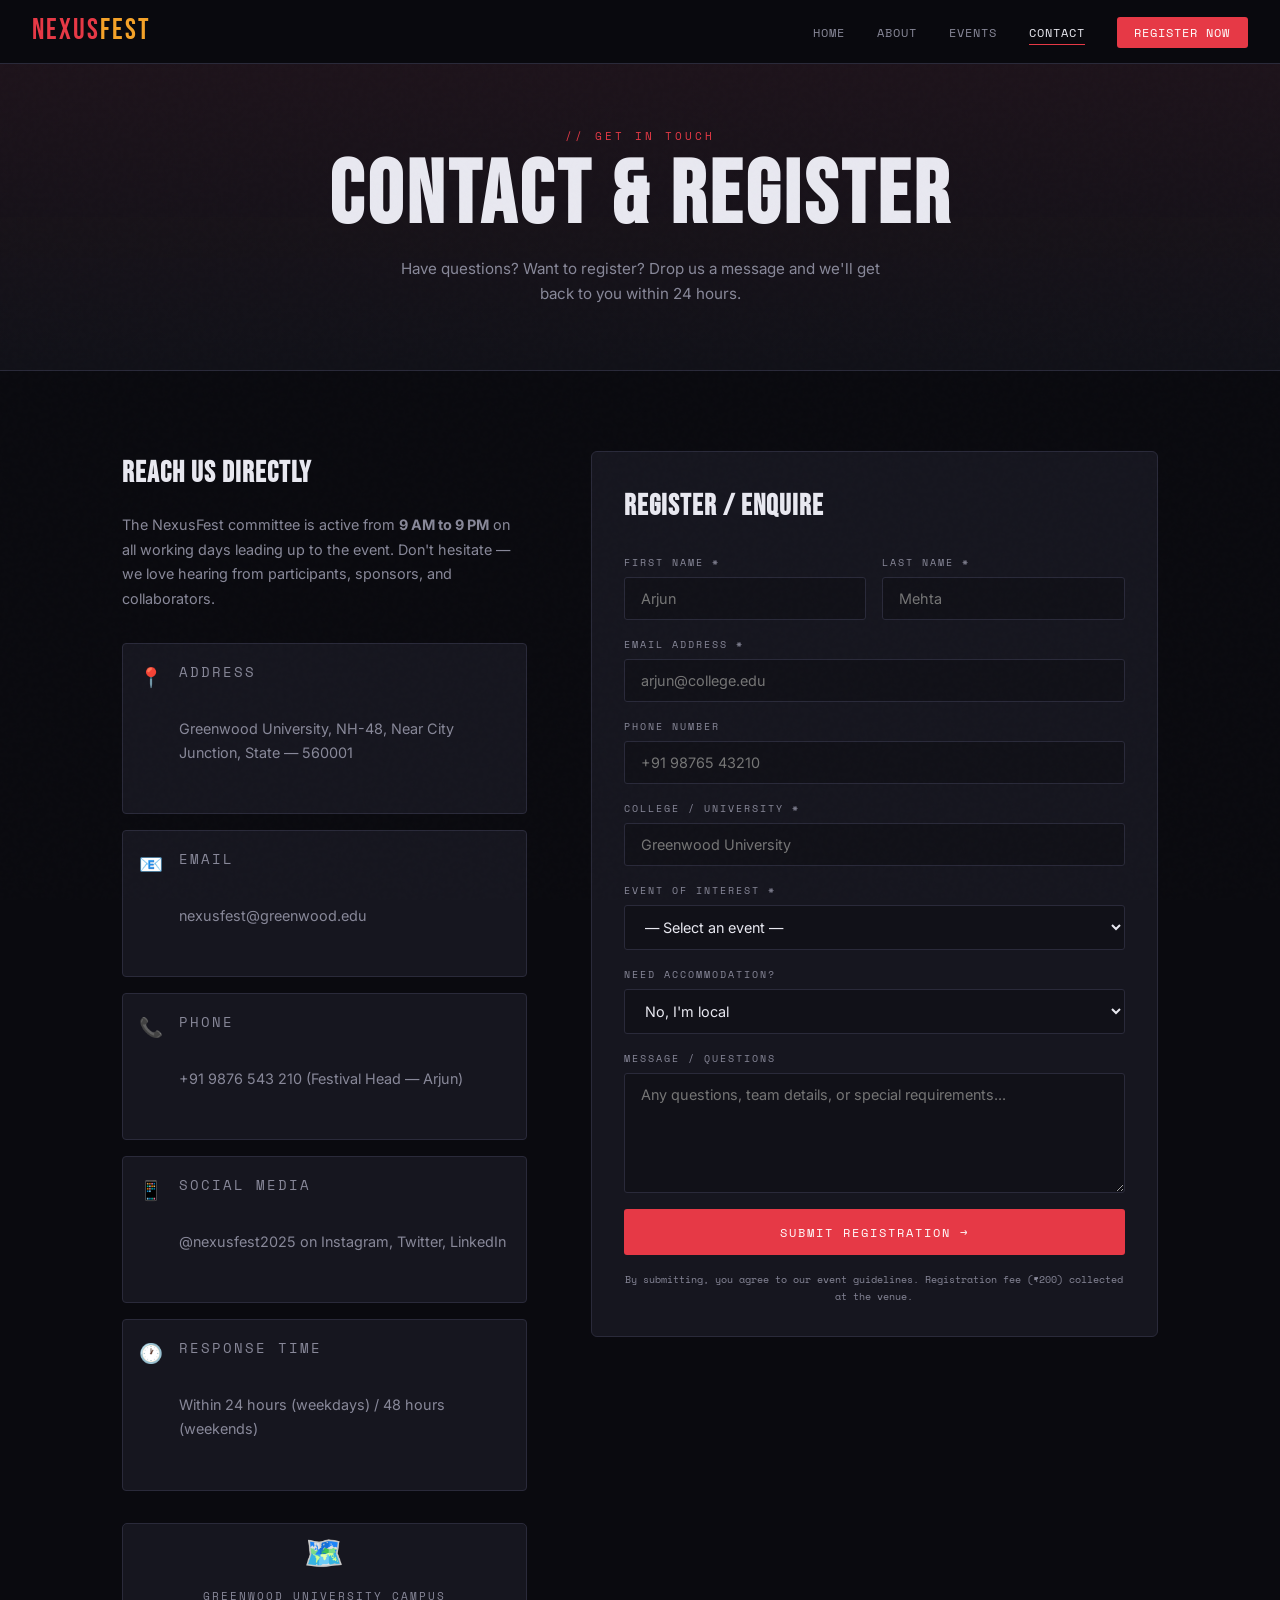
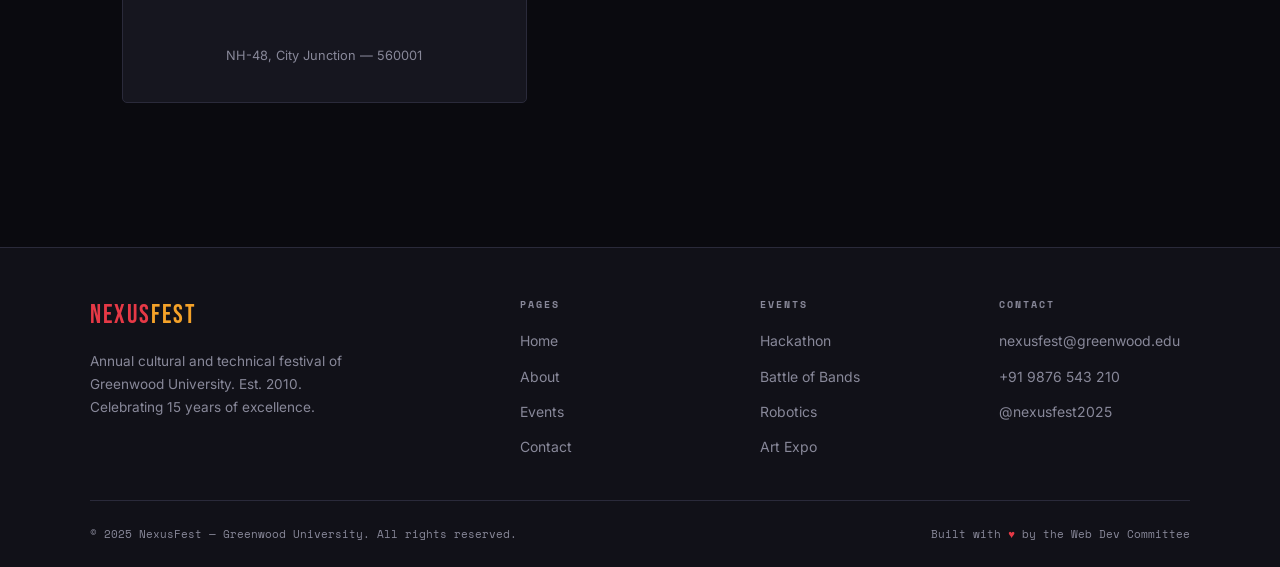
<file: contact.html>
<!DOCTYPE html>
<html lang="en">
<head>
  <meta charset="UTF-8" />
  <meta name="viewport" content="width=device-width, initial-scale=1.0" />
  <title>NEXUS FEST 2025 — Contact & Register</title>
  <link rel="stylesheet" href="css/style.css" />
</head>
<body>

  <!-- Navigation -->
  <nav>
    <a class="nav-logo" href="index.html">NEXUS<span>FEST</span></a>
    <ul class="nav-links">
      <li><a href="index.html">Home</a></li>
      <li><a href="about.html">About</a></li>
      <li><a href="events.html">Events</a></li>
      <li><a href="contact.html" class="active">Contact</a></li>
      <li><a href="contact.html" class="nav-register-btn">Register Now</a></li>
    </ul>
  </nav>

  <!-- PAGE HERO -->
  <div class="page-hero">
    <span class="section-tag" style="display:block; margin-bottom:0.5rem;">// Get In Touch</span>
    <h1>CONTACT & REGISTER</h1>
    <p>Have questions? Want to register? Drop us a message and we'll get back to you within 24 hours.</p>
  </div>

  <!-- CONTACT SECTION -->
  <div class="section">
    <div class="contact-grid">

      <!-- Contact Info -->
      <div class="contact-info">
        <h3>REACH US DIRECTLY</h3>
        <p>
          The NexusFest committee is active from <strong>9 AM to 9 PM</strong> on all working days leading up to the event. Don't hesitate — we love hearing from participants, sponsors, and collaborators.
        </p>

        <div class="contact-details">
          <div class="contact-item">
            <span class="contact-icon">📍</span>
            <div>
              <p class="contact-item-label">Address</p>
              <p class="contact-item-value">Greenwood University, NH-48, Near City Junction, State — 560001</p>
            </div>
          </div>
          <div class="contact-item">
            <span class="contact-icon">📧</span>
            <div>
              <p class="contact-item-label">Email</p>
              <p class="contact-item-value">nexusfest@greenwood.edu</p>
            </div>
          </div>
          <div class="contact-item">
            <span class="contact-icon">📞</span>
            <div>
              <p class="contact-item-label">Phone</p>
              <p class="contact-item-value">+91 9876 543 210 (Festival Head — Arjun)</p>
            </div>
          </div>
          <div class="contact-item">
            <span class="contact-icon">📱</span>
            <div>
              <p class="contact-item-label">Social Media</p>
              <p class="contact-item-value">@nexusfest2025 on Instagram, Twitter, LinkedIn</p>
            </div>
          </div>
          <div class="contact-item">
            <span class="contact-icon">🕐</span>
            <div>
              <p class="contact-item-label">Response Time</p>
              <p class="contact-item-value">Within 24 hours (weekdays) / 48 hours (weekends)</p>
            </div>
          </div>
        </div>

        <!-- Map placeholder -->
        <div style="margin-top: 2rem; background: var(--bg-card); border: 1px solid var(--border); border-radius: 5px; height: 180px; display: flex; align-items: center; justify-content: center; flex-direction: column; gap: 0.5rem; color: var(--text-muted);">
          <span style="font-size: 2rem;">🗺️</span>
          <p style="font-family: var(--font-mono); font-size: 0.7rem; letter-spacing: 2px; text-transform: uppercase;">Greenwood University Campus</p>
          <p style="font-size: 0.8rem;">NH-48, City Junction — 560001</p>
        </div>
      </div>

      <!-- Registration Form -->
      <div class="contact-form">
        <h3>REGISTER / ENQUIRE</h3>

        <div class="form-row">
          <div class="form-group">
            <label for="fname">First Name *</label>
            <input type="text" id="fname" name="fname" placeholder="Arjun" required />
          </div>
          <div class="form-group">
            <label for="lname">Last Name *</label>
            <input type="text" id="lname" name="lname" placeholder="Mehta" required />
          </div>
        </div>

        <div class="form-group">
          <label for="email">Email Address *</label>
          <input type="email" id="email" name="email" placeholder="arjun@college.edu" required />
        </div>

        <div class="form-group">
          <label for="phone">Phone Number</label>
          <input type="tel" id="phone" name="phone" placeholder="+91 98765 43210" />
        </div>

        <div class="form-group">
          <label for="college">College / University *</label>
          <input type="text" id="college" name="college" placeholder="Greenwood University" required />
        </div>

        <div class="form-group">
          <label for="event">Event of Interest *</label>
          <select id="event" name="event" required>
            <option value="" disabled selected>— Select an event —</option>
            <option value="hackathon">48Hr Hackathon</option>
            <option value="robowars">Robo Wars</option>
            <option value="ctf">Capture The Flag</option>
            <option value="bands">Battle of Bands</option>
            <option value="art">Art Exhibition</option>
            <option value="openmic">Open Mic Night</option>
            <option value="quiz">Quiz Championship</option>
            <option value="multiple">Multiple Events</option>
            <option value="general">General Enquiry</option>
          </select>
        </div>

        <div class="form-group">
          <label for="accommodation">Need Accommodation?</label>
          <select id="accommodation" name="accommodation">
            <option value="no">No, I'm local</option>
            <option value="yes">Yes, outstation student</option>
          </select>
        </div>

        <div class="form-group">
          <label for="message">Message / Questions</label>
          <textarea id="message" name="message" placeholder="Any questions, team details, or special requirements..."></textarea>
        </div>

        <button type="button" class="form-submit" onclick="handleSubmit()">
          SUBMIT REGISTRATION →
        </button>

        <p style="font-family: var(--font-mono); font-size: 0.65rem; color: var(--text-muted); margin-top: 1rem; text-align: center;">
          By submitting, you agree to our event guidelines. Registration fee (₹200) collected at the venue.
        </p>
      </div>

    </div>
  </div>

  <!-- SUCCESS MESSAGE (hidden by default) -->
  <div id="success-msg" style="display:none; text-align:center; padding: 2rem; background: rgba(80,200,130,0.08); border: 1px solid rgba(80,200,130,0.3); border-radius:5px; margin: 0 2rem 2rem; max-width:700px; margin-left:auto; margin-right:auto;">
    <p style="font-family: var(--font-display); font-size: 2rem; color: #50c878; letter-spacing:2px;">SUBMITTED!</p>
    <p style="color: var(--text-muted); margin-top: 0.5rem;">Thanks! We'll get back to you within 24 hours. See you at NexusFest 2025! 🎉</p>
  </div>

  <!-- FOOTER -->
  <footer>
    <div class="footer-inner">
      <div class="footer-top">
        <div class="footer-brand">
          <a class="nav-logo" href="index.html">NEXUS<span>FEST</span></a>
          <p>Annual cultural and technical festival of Greenwood University. Est. 2010. Celebrating 15 years of excellence.</p>
        </div>
        <div class="footer-col">
          <h4>Pages</h4>
          <ul>
            <li><a href="index.html">Home</a></li>
            <li><a href="about.html">About</a></li>
            <li><a href="events.html">Events</a></li>
            <li><a href="contact.html">Contact</a></li>
          </ul>
        </div>
        <div class="footer-col">
          <h4>Events</h4>
          <ul>
            <li><a href="events.html">Hackathon</a></li>
            <li><a href="events.html">Battle of Bands</a></li>
            <li><a href="events.html">Robotics</a></li>
            <li><a href="events.html">Art Expo</a></li>
          </ul>
        </div>
        <div class="footer-col">
          <h4>Contact</h4>
          <ul>
            <li><a href="mailto:nexusfest@greenwood.edu">nexusfest@greenwood.edu</a></li>
            <li><a href="tel:+919876543210">+91 9876 543 210</a></li>
            <li><a href="#">@nexusfest2025</a></li>
          </ul>
        </div>
      </div>
      <div class="footer-bottom">
        <p>© 2025 NexusFest — Greenwood University. All rights reserved.</p>
        <p>Built with <span>♥</span> by the Web Dev Committee</p>
      </div>
    </div>
  </footer>

  <script>
    function handleSubmit() {
      const fname = document.getElementById('fname').value.trim();
      const email = document.getElementById('email').value.trim();
      const college = document.getElementById('college').value.trim();
      const event = document.getElementById('event').value;

      if (!fname || !email || !college || !event) {
        alert('Please fill in all required fields (marked with *).');
        return;
      }

      // Hide form, show success
      document.querySelector('.contact-form').style.display = 'none';
      document.getElementById('success-msg').style.display = 'block';
      document.getElementById('success-msg').scrollIntoView({ behavior: 'smooth' });
    }
  </script>

</body>
</html>
</file>
<file: css/style.css>
/* ================================================
   NEXUS FEST 2025 - College Event Website
   CSS Stylesheet
   Student: CS Web Design Assignment
   ================================================ */

@import url('https://fonts.googleapis.com/css2?family=Space+Mono:wght@400;700&family=Bebas+Neue&family=Inter:wght@300;400;500;600&display=swap');

/* ---- CSS Variables ---- */
:root {
  --bg-primary: #0a0a0f;
  --bg-secondary: #111118;
  --bg-card: #16161f;
  --accent: #e63946;
  --accent-dim: #9b2335;
  --gold: #f4a229;
  --text-main: #e8e8f0;
  --text-muted: #888899;
  --border: #2a2a3a;
  --font-display: 'Bebas Neue', sans-serif;
  --font-mono: 'Space Mono', monospace;
  --font-body: 'Inter', sans-serif;
}

/* ---- Reset & Base ---- */
* {
  margin: 0;
  padding: 0;
  box-sizing: border-box;
}

html {
  scroll-behavior: smooth;
}

body {
  background-color: var(--bg-primary);
  color: var(--text-main);
  font-family: var(--font-body);
  font-size: 16px;
  line-height: 1.6;
  min-height: 100vh;
}

img {
  max-width: 100%;
  display: block;
}

a {
  color: inherit;
  text-decoration: none;
}

ul {
  list-style: none;
}

/* ---- Noise texture overlay ---- */
body::before {
  content: '';
  position: fixed;
  top: 0; left: 0;
  width: 100%; height: 100%;
  background-image: url("data:image/svg+xml,%3Csvg viewBox='0 0 200 200' xmlns='http://www.w3.org/2000/svg'%3E%3Cfilter id='n'%3E%3CfeTurbulence type='fractalNoise' baseFrequency='0.9' numOctaves='4' stitchTiles='stitch'/%3E%3C/filter%3E%3Crect width='100%25' height='100%25' filter='url(%23n)' opacity='0.03'/%3E%3C/svg%3E");
  pointer-events: none;
  z-index: 0;
  opacity: 0.4;
}

/* ================================================
   NAVIGATION
   ================================================ */
nav {
  position: sticky;
  top: 0;
  z-index: 100;
  background: rgba(10, 10, 15, 0.92);
  backdrop-filter: blur(12px);
  border-bottom: 1px solid var(--border);
  padding: 0 2rem;
  display: flex;
  align-items: center;
  justify-content: space-between;
  height: 64px;
}

.nav-logo {
  font-family: var(--font-display);
  font-size: 1.8rem;
  letter-spacing: 2px;
  color: var(--accent);
}

.nav-logo span {
  color: var(--gold);
}

.nav-links {
  display: flex;
  gap: 2rem;
  align-items: center;
}

.nav-links a {
  font-family: var(--font-mono);
  font-size: 0.75rem;
  letter-spacing: 1px;
  text-transform: uppercase;
  color: var(--text-muted);
  transition: color 0.2s;
  position: relative;
  padding-bottom: 2px;
}

.nav-links a::after {
  content: '';
  position: absolute;
  bottom: -2px; left: 0;
  width: 0; height: 1px;
  background: var(--accent);
  transition: width 0.25s;
}

.nav-links a:hover,
.nav-links a.active {
  color: var(--text-main);
}

.nav-links a:hover::after,
.nav-links a.active::after {
  width: 100%;
}

.nav-register-btn {
  background: var(--accent);
  color: #fff !important;
  padding: 0.45rem 1.1rem !important;
  border-radius: 3px;
  font-size: 0.72rem !important;
}

.nav-register-btn::after {
  display: none !important;
}

.nav-register-btn:hover {
  background: #c1121f !important;
}

/* ================================================
   HERO SECTION
   ================================================ */
.hero {
  position: relative;
  min-height: 92vh;
  display: flex;
  align-items: center;
  overflow: hidden;
  padding: 4rem 2rem;
}

.hero-bg {
  position: absolute;
  inset: 0;
  background:
    radial-gradient(ellipse 60% 60% at 70% 40%, rgba(230, 57, 70, 0.12) 0%, transparent 65%),
    radial-gradient(ellipse 40% 40% at 20% 80%, rgba(244, 162, 41, 0.08) 0%, transparent 60%),
    linear-gradient(180deg, #0a0a0f 0%, #0d0d14 100%);
  z-index: 0;
}

/* Grid lines background */
.hero-bg::after {
  content: '';
  position: absolute;
  inset: 0;
  background-image:
    linear-gradient(rgba(255,255,255,0.02) 1px, transparent 1px),
    linear-gradient(90deg, rgba(255,255,255,0.02) 1px, transparent 1px);
  background-size: 60px 60px;
}

.hero-content {
  position: relative;
  z-index: 1;
  max-width: 1100px;
  margin: 0 auto;
  width: 100%;
}

.hero-tag {
  display: inline-block;
  font-family: var(--font-mono);
  font-size: 0.72rem;
  letter-spacing: 3px;
  text-transform: uppercase;
  color: var(--accent);
  border: 1px solid var(--accent-dim);
  padding: 0.35rem 0.9rem;
  margin-bottom: 1.5rem;
  border-radius: 2px;
}

.hero h1 {
  font-family: var(--font-display);
  font-size: clamp(4rem, 12vw, 9rem);
  line-height: 0.9;
  letter-spacing: 3px;
  color: var(--text-main);
  margin-bottom: 0.3rem;
}

.hero h1 .year {
  color: var(--accent);
  display: block;
}

.hero h1 .subtitle-line {
  font-size: clamp(1.2rem, 3vw, 2.2rem);
  letter-spacing: 8px;
  color: var(--text-muted);
  font-family: var(--font-mono);
  display: block;
  margin-top: 0.6rem;
  font-weight: 400;
}

.hero-desc {
  max-width: 480px;
  margin: 2rem 0;
  color: var(--text-muted);
  font-size: 1rem;
  line-height: 1.7;
}

.hero-meta {
  display: flex;
  gap: 2.5rem;
  margin-bottom: 2.5rem;
  flex-wrap: wrap;
}

.meta-item {
  display: flex;
  flex-direction: column;
  gap: 0.2rem;
}

.meta-label {
  font-family: var(--font-mono);
  font-size: 0.65rem;
  letter-spacing: 2px;
  text-transform: uppercase;
  color: var(--text-muted);
}

.meta-value {
  font-family: var(--font-mono);
  font-size: 0.95rem;
  color: var(--gold);
  font-weight: 700;
}

.hero-buttons {
  display: flex;
  gap: 1rem;
  flex-wrap: wrap;
}

.btn-primary {
  background: var(--accent);
  color: #fff;
  padding: 0.85rem 2rem;
  font-family: var(--font-mono);
  font-size: 0.75rem;
  letter-spacing: 2px;
  text-transform: uppercase;
  border-radius: 3px;
  transition: background 0.2s, transform 0.15s;
  display: inline-block;
}

.btn-primary:hover {
  background: #c1121f;
  transform: translateY(-1px);
}

.btn-outline {
  border: 1px solid var(--border);
  color: var(--text-muted);
  padding: 0.85rem 2rem;
  font-family: var(--font-mono);
  font-size: 0.75rem;
  letter-spacing: 2px;
  text-transform: uppercase;
  border-radius: 3px;
  transition: border-color 0.2s, color 0.2s;
  display: inline-block;
}

.btn-outline:hover {
  border-color: var(--text-muted);
  color: var(--text-main);
}

/* Countdown */
.countdown-bar {
  background: var(--bg-secondary);
  border-top: 1px solid var(--border);
  border-bottom: 1px solid var(--border);
  padding: 1.2rem 2rem;
  display: flex;
  align-items: center;
  justify-content: center;
  gap: 0.5rem;
  flex-wrap: wrap;
}

.countdown-label {
  font-family: var(--font-mono);
  font-size: 0.7rem;
  letter-spacing: 2px;
  text-transform: uppercase;
  color: var(--text-muted);
  margin-right: 1rem;
}

.countdown-units {
  display: flex;
  gap: 0.5rem;
  align-items: center;
}

.count-block {
  text-align: center;
  min-width: 60px;
}

.count-num {
  font-family: var(--font-display);
  font-size: 2.2rem;
  color: var(--accent);
  line-height: 1;
}

.count-unit {
  font-family: var(--font-mono);
  font-size: 0.6rem;
  letter-spacing: 1px;
  color: var(--text-muted);
  text-transform: uppercase;
}

.count-sep {
  font-family: var(--font-display);
  font-size: 2rem;
  color: var(--border);
  line-height: 1;
  padding-bottom: 0.5rem;
}

/* ================================================
   SECTION COMMON
   ================================================ */
.section {
  padding: 5rem 2rem;
  max-width: 1100px;
  margin: 0 auto;
}

.section-header {
  margin-bottom: 3rem;
}

.section-tag {
  font-family: var(--font-mono);
  font-size: 0.68rem;
  letter-spacing: 3px;
  text-transform: uppercase;
  color: var(--accent);
  margin-bottom: 0.6rem;
  display: block;
}

.section-title {
  font-family: var(--font-display);
  font-size: clamp(2.5rem, 5vw, 4rem);
  letter-spacing: 2px;
  line-height: 1;
  color: var(--text-main);
}

.section-line {
  width: 48px;
  height: 2px;
  background: var(--accent);
  margin-top: 1rem;
}

.divider {
  border: none;
  border-top: 1px solid var(--border);
  margin: 0 2rem;
}

/* ================================================
   EVENTS / CARDS
   ================================================ */
.events-grid {
  display: grid;
  grid-template-columns: repeat(auto-fill, minmax(310px, 1fr));
  gap: 1.5rem;
}

.event-card {
  background: var(--bg-card);
  border: 1px solid var(--border);
  border-radius: 6px;
  overflow: hidden;
  transition: border-color 0.25s, transform 0.2s;
}

.event-card:hover {
  border-color: var(--accent-dim);
  transform: translateY(-3px);
}

.card-img-wrap {
  width: 100%;
  height: 190px;
  overflow: hidden;
  position: relative;
  background: var(--bg-secondary);
}

.card-img-wrap img {
  width: 100%;
  height: 100%;
  object-fit: cover;
  opacity: 0.85;
  transition: opacity 0.3s, transform 0.4s;
}

.event-card:hover .card-img-wrap img {
  opacity: 1;
  transform: scale(1.04);
}

/* Fallback colored placeholder when no image */
.card-img-placeholder {
  width: 100%;
  height: 100%;
  display: flex;
  align-items: center;
  justify-content: center;
  font-family: var(--font-display);
  font-size: 3rem;
  letter-spacing: 3px;
  color: rgba(255,255,255,0.12);
}

.card-body {
  padding: 1.4rem;
}

.card-tag {
  font-family: var(--font-mono);
  font-size: 0.62rem;
  letter-spacing: 2px;
  text-transform: uppercase;
  color: var(--accent);
  margin-bottom: 0.5rem;
}

.card-title {
  font-family: var(--font-display);
  font-size: 1.5rem;
  letter-spacing: 1px;
  color: var(--text-main);
  margin-bottom: 0.5rem;
}

.card-desc {
  font-size: 0.875rem;
  color: var(--text-muted);
  line-height: 1.6;
  margin-bottom: 1rem;
}

.card-meta {
  display: flex;
  gap: 1rem;
  flex-wrap: wrap;
}

.card-meta-item {
  font-family: var(--font-mono);
  font-size: 0.68rem;
  color: var(--text-muted);
}

.card-meta-item strong {
  color: var(--gold);
}

/* ================================================
   ABOUT PAGE
   ================================================ */
.about-grid {
  display: grid;
  grid-template-columns: 1fr 1fr;
  gap: 4rem;
  align-items: start;
}

.about-img-block {
  position: relative;
}

.about-img-main {
  width: 100%;
  aspect-ratio: 4/3;
  object-fit: cover;
  border-radius: 4px;
  border: 1px solid var(--border);
  background: var(--bg-card);
}

.about-img-accent {
  position: absolute;
  bottom: -1.5rem;
  right: -1.5rem;
  width: 55%;
  aspect-ratio: 1;
  object-fit: cover;
  border-radius: 4px;
  border: 3px solid var(--bg-primary);
  outline: 1px solid var(--border);
  background: var(--bg-secondary);
}

/* Image placeholder style */
.img-placeholder {
  width: 100%;
  height: 100%;
  min-height: 280px;
  background: var(--bg-card);
  border: 1px dashed var(--border);
  border-radius: 4px;
  display: flex;
  flex-direction: column;
  align-items: center;
  justify-content: center;
  gap: 0.5rem;
  color: var(--text-muted);
  font-family: var(--font-mono);
  font-size: 0.75rem;
}

.img-placeholder .icon {
  font-size: 2.5rem;
  opacity: 0.3;
}

.about-text h2 {
  font-family: var(--font-display);
  font-size: 2.5rem;
  letter-spacing: 1px;
  margin-bottom: 1rem;
  line-height: 1.1;
}

.about-text p {
  color: var(--text-muted);
  margin-bottom: 1rem;
  font-size: 0.95rem;
  line-height: 1.75;
}

.about-text p strong {
  color: var(--text-main);
}

.stats-row {
  display: grid;
  grid-template-columns: repeat(3, 1fr);
  gap: 1rem;
  margin-top: 2rem;
  padding-top: 2rem;
  border-top: 1px solid var(--border);
}

.stat-item {
  text-align: center;
}

.stat-num {
  font-family: var(--font-display);
  font-size: 2.5rem;
  color: var(--accent);
  line-height: 1;
}

.stat-label {
  font-family: var(--font-mono);
  font-size: 0.65rem;
  letter-spacing: 2px;
  text-transform: uppercase;
  color: var(--text-muted);
  margin-top: 0.3rem;
}

/* Team */
.team-grid {
  display: grid;
  grid-template-columns: repeat(auto-fill, minmax(200px, 1fr));
  gap: 1.5rem;
  margin-top: 2rem;
}

.team-card {
  background: var(--bg-card);
  border: 1px solid var(--border);
  border-radius: 5px;
  overflow: hidden;
  text-align: center;
  padding-bottom: 1.2rem;
}

.team-card-img {
  width: 100%;
  height: 160px;
  object-fit: cover;
  background: var(--bg-secondary);
}

.team-card-img-placeholder {
  width: 100%;
  height: 160px;
  background: linear-gradient(135deg, #1a1a25, #111118);
  display: flex;
  align-items: center;
  justify-content: center;
  font-size: 3rem;
  color: var(--border);
}

.team-name {
  font-family: var(--font-display);
  font-size: 1.2rem;
  letter-spacing: 1px;
  margin-top: 0.9rem;
  padding: 0 1rem;
}

.team-role {
  font-family: var(--font-mono);
  font-size: 0.65rem;
  letter-spacing: 2px;
  text-transform: uppercase;
  color: var(--accent);
  padding: 0 1rem;
  margin-top: 0.2rem;
}

/* ================================================
   EVENTS PAGE
   ================================================ */
.schedule-table {
  width: 100%;
  border-collapse: collapse;
  font-size: 0.9rem;
}

.schedule-table th {
  font-family: var(--font-mono);
  font-size: 0.65rem;
  letter-spacing: 2px;
  text-transform: uppercase;
  color: var(--text-muted);
  text-align: left;
  padding: 0.75rem 1rem;
  border-bottom: 1px solid var(--border);
}

.schedule-table td {
  padding: 1rem;
  border-bottom: 1px solid rgba(42, 42, 58, 0.5);
  color: var(--text-muted);
  vertical-align: top;
}

.schedule-table tr:hover td {
  background: var(--bg-secondary);
}

.schedule-table td:first-child {
  font-family: var(--font-mono);
  font-size: 0.8rem;
  color: var(--gold);
  white-space: nowrap;
}

.event-name-cell {
  color: var(--text-main) !important;
  font-weight: 500;
}

.badge {
  display: inline-block;
  padding: 0.2rem 0.55rem;
  border-radius: 2px;
  font-family: var(--font-mono);
  font-size: 0.6rem;
  letter-spacing: 1px;
  text-transform: uppercase;
}

.badge-tech { background: rgba(230,57,70,0.15); color: #e63946; }
.badge-music { background: rgba(244,162,41,0.15); color: #f4a229; }
.badge-art { background: rgba(80,160,240,0.15); color: #60a0f0; }
.badge-sport { background: rgba(80,200,130,0.15); color: #50c878; }
.badge-culture { background: rgba(180,100,240,0.15); color: #c060f0; }

/* ================================================
   CONTACT PAGE
   ================================================ */
.contact-grid {
  display: grid;
  grid-template-columns: 1fr 1.4fr;
  gap: 4rem;
  align-items: start;
}

.contact-info h3 {
  font-family: var(--font-display);
  font-size: 1.8rem;
  letter-spacing: 1px;
  margin-bottom: 1rem;
}

.contact-info p {
  color: var(--text-muted);
  font-size: 0.9rem;
  line-height: 1.7;
  margin-bottom: 2rem;
}

.contact-details {
  display: flex;
  flex-direction: column;
  gap: 1rem;
}

.contact-item {
  display: flex;
  align-items: flex-start;
  gap: 1rem;
  padding: 1rem;
  background: var(--bg-card);
  border: 1px solid var(--border);
  border-radius: 4px;
}

.contact-icon {
  font-size: 1.2rem;
  margin-top: 0.1rem;
}

.contact-item-label {
  font-family: var(--font-mono);
  font-size: 0.62rem;
  letter-spacing: 2px;
  text-transform: uppercase;
  color: var(--accent);
  margin-bottom: 0.2rem;
}

.contact-item-value {
  font-size: 0.9rem;
  color: var(--text-main);
}

/* Form */
.contact-form {
  background: var(--bg-card);
  border: 1px solid var(--border);
  border-radius: 6px;
  padding: 2rem;
}

.contact-form h3 {
  font-family: var(--font-display);
  font-size: 1.8rem;
  letter-spacing: 1px;
  margin-bottom: 1.5rem;
}

.form-row {
  display: grid;
  grid-template-columns: 1fr 1fr;
  gap: 1rem;
}

.form-group {
  display: flex;
  flex-direction: column;
  gap: 0.4rem;
  margin-bottom: 1rem;
}

.form-group label {
  font-family: var(--font-mono);
  font-size: 0.65rem;
  letter-spacing: 2px;
  text-transform: uppercase;
  color: var(--text-muted);
}

.form-group input,
.form-group select,
.form-group textarea {
  background: var(--bg-secondary);
  border: 1px solid var(--border);
  border-radius: 3px;
  padding: 0.75rem 1rem;
  color: var(--text-main);
  font-family: var(--font-body);
  font-size: 0.9rem;
  transition: border-color 0.2s;
  outline: none;
  width: 100%;
}

.form-group input:focus,
.form-group select:focus,
.form-group textarea:focus {
  border-color: var(--accent);
}

.form-group textarea {
  min-height: 120px;
  resize: vertical;
}

.form-group select option {
  background: var(--bg-secondary);
}

.form-submit {
  background: var(--accent);
  color: #fff;
  border: none;
  padding: 0.9rem 2rem;
  font-family: var(--font-mono);
  font-size: 0.75rem;
  letter-spacing: 2px;
  text-transform: uppercase;
  border-radius: 3px;
  cursor: pointer;
  transition: background 0.2s;
  width: 100%;
}

.form-submit:hover {
  background: #c1121f;
}

/* ================================================
   PAGE HERO (inner pages)
   ================================================ */
.page-hero {
  background:
    linear-gradient(180deg, rgba(230,57,70,0.06) 0%, transparent 100%),
    var(--bg-secondary);
  border-bottom: 1px solid var(--border);
  padding: 4rem 2rem;
  text-align: center;
}

.page-hero h1 {
  font-family: var(--font-display);
  font-size: clamp(3rem, 7vw, 5.5rem);
  letter-spacing: 4px;
  color: var(--text-main);
  line-height: 1;
}

.page-hero p {
  color: var(--text-muted);
  max-width: 500px;
  margin: 1rem auto 0;
  font-size: 0.95rem;
}

/* ================================================
   FOOTER
   ================================================ */
footer {
  background: var(--bg-secondary);
  border-top: 1px solid var(--border);
  padding: 3rem 2rem 1.5rem;
  margin-top: 4rem;
}

.footer-inner {
  max-width: 1100px;
  margin: 0 auto;
}

.footer-top {
  display: grid;
  grid-template-columns: 2fr 1fr 1fr 1fr;
  gap: 3rem;
  padding-bottom: 2.5rem;
  border-bottom: 1px solid var(--border);
}

.footer-brand .nav-logo {
  font-size: 1.6rem;
  margin-bottom: 0.8rem;
  display: block;
}

.footer-brand p {
  color: var(--text-muted);
  font-size: 0.85rem;
  line-height: 1.7;
  max-width: 260px;
}

.footer-col h4 {
  font-family: var(--font-mono);
  font-size: 0.65rem;
  letter-spacing: 2px;
  text-transform: uppercase;
  color: var(--text-muted);
  margin-bottom: 1rem;
}

.footer-col ul {
  display: flex;
  flex-direction: column;
  gap: 0.6rem;
}

.footer-col ul a {
  font-size: 0.875rem;
  color: var(--text-muted);
  transition: color 0.2s;
}

.footer-col ul a:hover {
  color: var(--text-main);
}

.footer-bottom {
  display: flex;
  align-items: center;
  justify-content: space-between;
  padding-top: 1.5rem;
  flex-wrap: wrap;
  gap: 0.5rem;
}

.footer-bottom p {
  font-family: var(--font-mono);
  font-size: 0.7rem;
  color: var(--text-muted);
}

.footer-bottom span {
  color: var(--accent);
}

/* ================================================
   HIGHLIGHT STRIP
   ================================================ */
.highlight-strip {
  background: var(--accent);
  padding: 0.75rem 2rem;
  text-align: center;
  font-family: var(--font-mono);
  font-size: 0.72rem;
  letter-spacing: 3px;
  text-transform: uppercase;
  color: #fff;
  overflow: hidden;
  white-space: nowrap;
}

/* ================================================
   SPONSORS
   ================================================ */
.sponsors-row {
  display: flex;
  gap: 2rem;
  flex-wrap: wrap;
  align-items: center;
  padding: 2rem 0;
}

.sponsor-item {
  background: var(--bg-card);
  border: 1px solid var(--border);
  border-radius: 4px;
  padding: 0.9rem 1.8rem;
  font-family: var(--font-display);
  font-size: 1.2rem;
  letter-spacing: 2px;
  color: var(--text-muted);
  transition: color 0.2s, border-color 0.2s;
}

.sponsor-item:hover {
  color: var(--text-main);
  border-color: var(--text-muted);
}

/* ================================================
   FAQ
   ================================================ */
.faq-list {
  display: flex;
  flex-direction: column;
  gap: 0;
}

.faq-item {
  border-bottom: 1px solid var(--border);
}

.faq-q {
  padding: 1.2rem 0;
  font-weight: 500;
  color: var(--text-main);
  cursor: pointer;
  display: flex;
  justify-content: space-between;
  align-items: center;
  font-size: 0.95rem;
}

.faq-q::after {
  content: '+';
  font-family: var(--font-mono);
  color: var(--accent);
  font-size: 1.2rem;
}

.faq-a {
  padding: 0 0 1.2rem;
  color: var(--text-muted);
  font-size: 0.9rem;
  line-height: 1.7;
}

/* ================================================
   RESPONSIVE
   ================================================ */
@media (max-width: 768px) {
  .nav-links { display: none; }

  .about-grid,
  .contact-grid {
    grid-template-columns: 1fr;
    gap: 2rem;
  }

  .about-img-accent { display: none; }

  .footer-top {
    grid-template-columns: 1fr 1fr;
    gap: 2rem;
  }

  .form-row {
    grid-template-columns: 1fr;
  }

  .stats-row {
    grid-template-columns: repeat(3, 1fr);
  }
}

@media (max-width: 480px) {
  .footer-top {
    grid-template-columns: 1fr;
  }

  .hero h1 {
    font-size: 3.5rem;
  }
}
</file>
